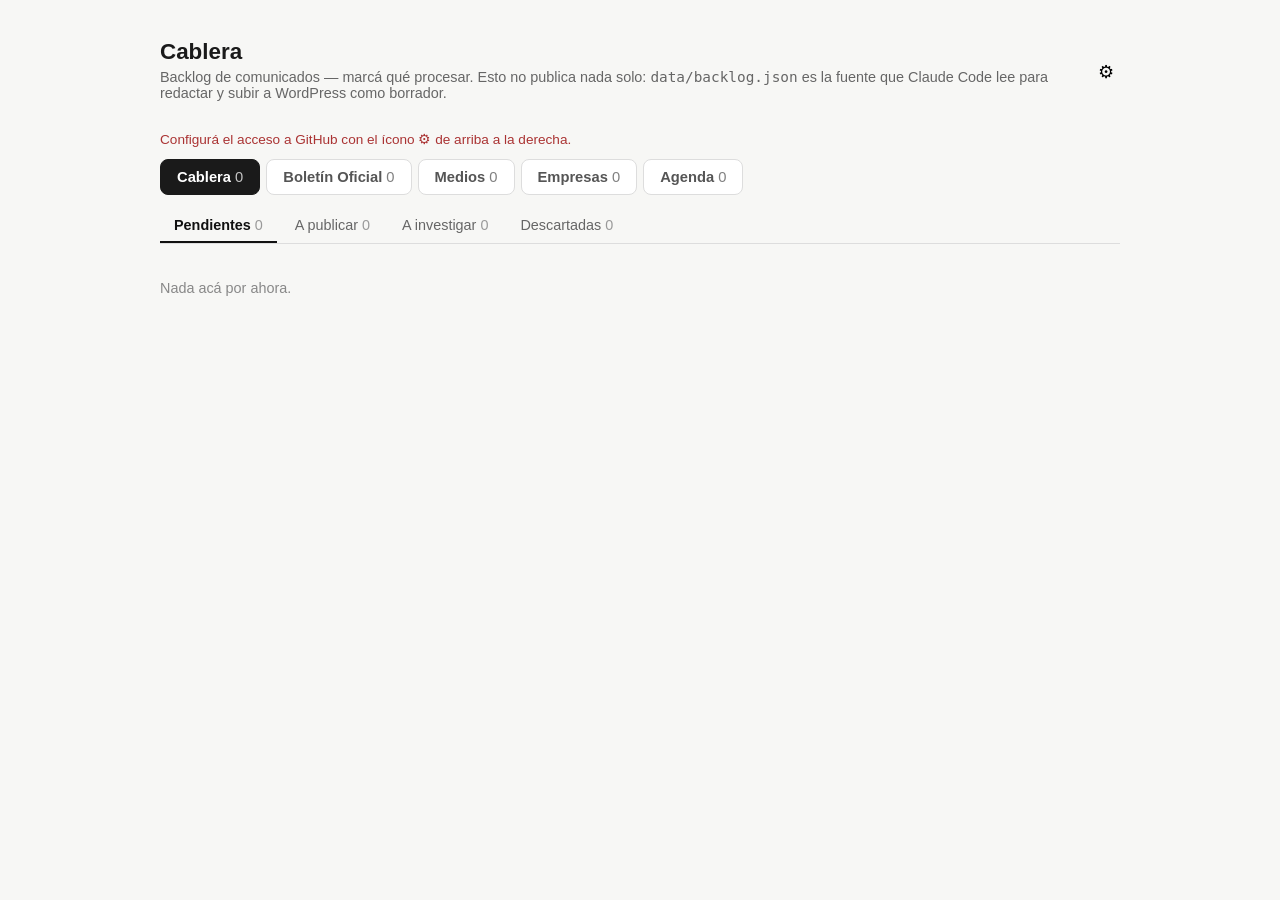
<file: admin/index.html>
<!doctype html>
<html lang="es">
<head>
<meta charset="utf-8">
<meta name="viewport" content="width=device-width, initial-scale=1">
<meta name="robots" content="noindex, nofollow">
<title>Cablera — panel de curación</title>
<style>
  :root { color-scheme: light; }
  body { font-family: -apple-system, Segoe UI, Roboto, sans-serif; max-width: 960px; margin: 0 auto; padding: 24px; background: #f7f7f5; color: #1a1a1a; }
  h1 { font-size: 1.4rem; margin-bottom: 4px; }
  .sub { color: #666; margin-bottom: 20px; font-size: .9rem; }
  .tabs { display: flex; gap: 4px; margin-bottom: 16px; border-bottom: 1px solid #ddd; }
  .tab { padding: 8px 14px; cursor: pointer; border: none; background: none; font-size: .9rem; color: #666; border-bottom: 2px solid transparent; }
  .tab.active { color: #111; border-bottom-color: #111; font-weight: 600; }
  .tab .count { color: #999; font-weight: 400; }
  .macro-tabs { display: flex; gap: 6px; margin-bottom: 14px; }
  .macro-tab { padding: 9px 16px; cursor: pointer; border: 1px solid #ddd; border-radius: 8px; background: #fff; font-size: .92rem; font-weight: 600; color: #555; }
  .macro-tab.active { background: #1a1a1a; color: #fff; border-color: #1a1a1a; }
  .macro-tab .count { font-weight: 400; opacity: .75; }
  .item { background: #fff; border: 1px solid #e3e3e0; border-radius: 8px; padding: 14px 16px; margin-bottom: 10px; }
  .item h3 { margin: 0 0 4px; font-size: 1rem; }
  .meta { font-size: .8rem; color: #777; margin-bottom: 8px; }
  .meta a { color: #4a4a9e; }
  .texto { font-size: .85rem; color: #333; white-space: pre-wrap; max-height: 4.5em; overflow: hidden; margin-bottom: 8px; }
  .texto.expanded { max-height: none; }
  .toggle-texto { font-size: .78rem; color: #4a4a9e; cursor: pointer; background: none; border: none; padding: 0; margin-bottom: 8px; display: inline-block; }
  .actions { display: flex; gap: 8px; }
  button.action { font-size: .82rem; padding: 6px 12px; border-radius: 6px; border: 1px solid #ccc; background: #fafafa; cursor: pointer; }
  button.publicar { border-color: #2f7d3c; color: #2f7d3c; }
  button.descartar { border-color: #a33; color: #a33; }
  button.reabrir { border-color: #555; color: #555; }
  button.investigar { border-color: #6a4fb3; color: #6a4fb3; }
  button.agenda { border-color: #b8860b; color: #b8860b; }
  .badge.agenda-badge { background: #fdf1d6; color: #96700a; }
  .badge.wp-badge { background: #e3f0e5; color: #2f7d3c; }
  .badge.sinfecha { background: #eee; color: #888; }
  .empty { color: #888; font-size: .9rem; padding: 20px 0; }
  .top-bar { display: flex; justify-content: space-between; align-items: center; margin-bottom: 10px; }
  .gear { cursor: pointer; font-size: 1.1rem; background: none; border: none; }
  dialog { border-radius: 10px; border: 1px solid #ddd; padding: 20px; width: 380px; max-width: 90vw; }
  dialog label { display: block; font-size: .82rem; margin: 10px 0 4px; color: #444; }
  dialog input { width: 100%; padding: 6px 8px; box-sizing: border-box; border: 1px solid #ccc; border-radius: 5px; }
  dialog .row { display: flex; gap: 10px; justify-content: flex-end; margin-top: 16px; }
  .badge { display: inline-block; font-size: .72rem; padding: 1px 7px; border-radius: 10px; background: #eee; color: #555; margin-left: 6px; }
  .badge.prioridad-alta { background: #fde3e3; color: #a33; }
  .badge.prioridad-media { background: #eee; color: #666; }
  .badge.prioridad-baja { background: #eee; color: #999; }
  .status-msg { font-size: .85rem; margin-bottom: 12px; }
  .status-msg.error { color: #a33; }
  .status-msg.ok { color: #2f7d3c; }
</style>
</head>
<body>

<div class="top-bar">
  <div>
    <h1>Cablera</h1>
    <div class="sub">Backlog de comunicados — marcá qué procesar. Esto no publica nada solo: <code>data/backlog.json</code> es la fuente que Claude Code lee para redactar y subir a WordPress como borrador.</div>
  </div>
  <button class="gear" id="btnConfig" title="Configuración de GitHub">⚙</button>
</div>

<div id="statusMsg"></div>

<div class="macro-tabs" id="macroTabs"></div>
<div class="tabs" id="tabs"></div>
<div id="list"></div>

<dialog id="configDialog">
  <h3 style="margin-top:0">Configuración de GitHub</h3>
  <label>Owner / usuario</label>
  <input id="cfgOwner" placeholder="FUranga">
  <label>Repositorio</label>
  <input id="cfgRepo" placeholder="noticias-er">
  <label>Rama</label>
  <input id="cfgBranch" placeholder="main">
  <label>Ruta al archivo</label>
  <input id="cfgPath" placeholder="data/backlog.json">
  <label>Personal Access Token (fine-grained, scope Contents: Read and write, solo sobre este repo)</label>
  <input id="cfgToken" type="password" placeholder="github_pat_...">
  <div class="row">
    <button class="action" id="cfgCancel">Cancelar</button>
    <button class="action publicar" id="cfgSave">Guardar</button>
  </div>
</dialog>

<dialog id="agendaDialog">
  <h3 style="margin-top:0" id="agendaDialogTitulo">Agregar a la agenda</h3>
  <label>Evento</label>
  <input id="agEvento" placeholder="Qué va a pasar">
  <label>Fecha (opcional, AAAA-MM-DD — dejalo vacío si es "próxima sesión" sin fecha exacta)</label>
  <input id="agFecha" placeholder="2026-09-09">
  <label>Fuente</label>
  <input id="agFuente" placeholder="Organismo que lo informó">
  <label>Tipo</label>
  <select id="agTipo" style="width:100%;padding:6px 8px;box-sizing:border-box;border:1px solid #ccc;border-radius:5px;">
    <option value="evento">evento</option>
    <option value="sesión legislativa">sesión legislativa</option>
    <option value="trámite en comisión">trámite en comisión</option>
    <option value="plazo">plazo</option>
  </select>
  <label>Detalle (opcional)</label>
  <input id="agDetalle" placeholder="Contexto breve">
  <div class="row">
    <button class="action" id="agCancel">Cancelar</button>
    <button class="action publicar" id="agSave">Guardar</button>
  </div>
</dialog>

<script>
// Macro-pestañas: cambian TODA la vista, no solo un filtro adicional. Cada
// fuente con volumen y tratamiento propio (ver docs/boletin-oficial-proceso.md)
// tiene la suya -- un ítem del Boletín NO aparece en "Cablera" (evita el
// mismo problema de volumen que ya resolvimos con el filtro mecánico:
// mezclarlo todo de nuevo en un solo listado). Para sumar una fuente nueva
// con este tratamiento, agregarla acá. "agenda" no es una fuente de la
// cablera -- es su propia vista sobre data/agenda.json, ver renderAgenda().
const MACROS = [
  { key: 'general', label: 'Cablera' },
  { key: 'boletin', label: 'Boletín Oficial', fuente: 'Boletín Oficial de Entre Ríos' },
  // "Medios" filtra por prefijo de id (todos los items que carga
  // pipeline/monitorear_medios.py llevan "medios-"), no por un único
  // "fuente" como el Boletín -- acá hay muchos medios distintos, no uno.
  { key: 'medios', label: 'Medios', idPrefix: 'medios-', estadosMedios: true },
  // "Empresas" son comunicados propios de camaras/empresas (pipeline/
  // monitorear_empresas.py, prefijo "empresa-") -- a diferencia de
  // "Medios", esto SÍ es material propio de la fuente (como un comunicado
  // de gobierno), así que usa los ESTADOS normales (sin estadosMedios).
  // Volumen alto esperado (70+ fuentes) -- separada para no inundar
  // "Cablera" general.
  { key: 'empresas', label: 'Empresas', idPrefix: 'empresa-' },
  { key: 'agenda', label: 'Agenda', esAgenda: true },
];

// 4 estados reales para toda la cablera (2026-09-07: antes el Boletín tenía
// "a_investigar" y el resto no -- unificado porque un ítem de cualquier
// fuente puede necesitar más de un día de reporteo, no es exclusivo del
// Boletín). No hay estado "procesado": cuando un item ya tiene un borrador
// subido a WordPress, se marca con un check visual (wp_edit_url presente)
// sin sacarlo de su estado editorial.
const ESTADOS = [
  { key: 'pendiente', label: 'Pendientes' },
  { key: 'a_publicar', label: 'A publicar' },
  { key: 'a_investigar', label: 'A investigar' },
  { key: 'descartado', label: 'Descartadas' },
];

// Estados propios de "Medios" -- un ítem que viene de otro medio no se
// "reescribe" como un comunicado (ver docs/estilo-editorial.md, sección
// "Medios y empresas como fuente"): la mayoría de las veces el destino
// correcto es "Referir" (atribuir y linkear -- redes/newsletter/portada
// como referido), no "A publicar" (que sigue existiendo para el caso raro
// de una primicia grande que se decide trabajar yendo con el que la rompió
// primero, ver conversación de diseño 2026-09-07).
const ESTADOS_MEDIOS = [
  { key: 'pendiente', label: 'Pendientes' },
  { key: 'a_publicar', label: 'A publicar' },
  { key: 'referido', label: 'Referidos' },
  { key: 'a_investigar', label: 'A investigar' },
  { key: 'descartado', label: 'Descartadas' },
];

// Estados propios de un ítem de agenda (ver docs/agenda.md) -- distintos de
// los de la cablera, no confundir. "vencido_sin_seguimiento" era un estado
// MANUAL (había que acordarse de tocar un botón) -- reemplazado 2026-09-07
// por "descartado" (decisión editorial explícita de dejar de seguirlo) más
// una marca automática de "vencida" sobre cualquier ítem "pendiente" cuya
// fecha ya pasó (ver esVencida()) -- no hace falta declarar nada a mano
// para que se vea que algo quedó atrás.
//
// "Próximas 2 semanas" NO es un cuarto estado -- va aparte, como un toggle
// de vista sobre la lista de "A cubrir" (ver mostrarCalendario más abajo),
// no como una pestaña más en esta fila. Mezclarlo con los estados hacía
// pensar que era una categoría excluyente más, cuando en realidad es otro
// eje (cómo se agrupa lo pendiente, no en qué estado está).
const ESTADOS_AGENDA = [
  { key: 'pendiente', label: 'A cubrir' },
  { key: 'cubierto', label: 'Cubiertos' },
  { key: 'descartado', label: 'Descartados' },
];

const PRIORIDAD_ORDEN = { alta: 3, media: 2, baja: 1 };

const AGENDA_PATH = 'data/agenda.json';

let activeMacro = 'general';
let activeEstado = 'pendiente';
let activeAgendaEstado = 'pendiente';
// Toggle de vista sobre "A cubrir" -- no es un estado, ver comentario en
// ESTADOS_AGENDA. Solo tiene efecto cuando activeAgendaEstado === 'pendiente'.
let mostrarCalendario = true;

// Helpers de fecha para la agenda -- mediodía UTC al parsear para que
// formatear con toLocaleDateString no corra un día para atrás en husos
// horarios negativos (Argentina, UTC-3).
function hoyISO() {
  return new Date().toISOString().slice(0, 10);
}
function sumarDiasISO(dias) {
  const d = new Date();
  d.setDate(d.getDate() + dias);
  return d.toISOString().slice(0, 10);
}
function formatFechaLarga(fechaISO) {
  const d = new Date(fechaISO + 'T12:00:00');
  const s = d.toLocaleDateString('es-AR', { weekday: 'long', day: 'numeric', month: 'long' });
  return s.charAt(0).toUpperCase() + s.slice(1);
}
function esVencida(a) {
  return a.estado === 'pendiente' && !!a.fecha && a.fecha < hoyISO();
}

// "Medios > Pendientes" ya no tiene un recorte propio en el panel (probado
// y descartado, Francisco 2026-09-12: un corte de 24hs acá arriba de la
// expiración real de 48hs en pipeline/depurar_pendientes_medios.py generaba
// dos números distintos para "lo pendiente" -- confuso, no un mecanismo
// mas). El único cutoff real es el de ese script: como descarta solo lo que
// pasa 48hs sin revisión, "pendiente" nunca tiene más de 48hs de
// antigüedad por construcción, sin necesidad de un segundo filtro acá.
let items = [];
let fileSha = null;
let agendaItems = [];
let agendaSha = null;
let agendaIds = new Set(); // origen_id de items de la cablera que ya estan en la agenda

function cfg() {
  return {
    owner: localStorage.getItem('cablera_owner') || '',
    repo: localStorage.getItem('cablera_repo') || '',
    branch: localStorage.getItem('cablera_branch') || 'main',
    path: localStorage.getItem('cablera_path') || 'data/backlog.json',
    token: localStorage.getItem('cablera_token') || '',
  };
}

function cfgReady() {
  const c = cfg();
  return c.owner && c.repo && c.token;
}

function setStatus(msg, kind) {
  const el = document.getElementById('statusMsg');
  el.textContent = msg;
  el.className = 'status-msg' + (kind ? ' ' + kind : '');
}

async function ghGetPath(path) {
  const c = cfg();
  // cache: 'no-store' + un parametro que cambia en cada llamada: la API de
  // Contents de GitHub devuelve Cache-Control con max-age, y el navegador
  // puede servir el sha viejo desde su cache HTTP en vez de pedirlo de
  // nuevo -- eso hacia que hasta los reintentos de guardarConReintento
  // siguieran viendo el mismo sha desactualizado las 3 veces (confirmado
  // 2026-09-10, tres 409 seguidos pese al reintento). El query param
  // ademas evita que quede una entrada de cache reutilizable para la
  // proxima vez.
  const url = `https://api.github.com/repos/${c.owner}/${c.repo}/contents/${path}?ref=${encodeURIComponent(c.branch)}&_=${Date.now()}`;
  const res = await fetch(url, {
    cache: 'no-store',
    headers: { Authorization: `Bearer ${c.token}`, Accept: 'application/vnd.github+json' },
  });
  if (!res.ok) throw new Error(`GET ${res.status}: ${await res.text()}`);
  const data = await res.json();
  let b64 = data.content;
  if (!b64) {
    // La API de Contents no incluye el contenido para archivos > 1MB; hay que pedirlo via la API de blobs.
    // Este fetch si es seguro de cachear (un blob es inmutable para un sha dado), pero se lo deja igual
    // sin cache para no complicar el diagnostico si vuelve a aparecer un problema de este tipo.
    const blobUrl = `https://api.github.com/repos/${c.owner}/${c.repo}/git/blobs/${data.sha}`;
    const blobRes = await fetch(blobUrl, {
      cache: 'no-store',
      headers: { Authorization: `Bearer ${c.token}`, Accept: 'application/vnd.github+json' },
    });
    if (!blobRes.ok) throw new Error(`GET blob ${blobRes.status}: ${await blobRes.text()}`);
    b64 = (await blobRes.json()).content;
  }
  const content = decodeURIComponent(escape(atob(b64)));
  return { data: JSON.parse(content), sha: data.sha };
}

async function ghPutPath(path, sha, newContent, message) {
  const c = cfg();
  const url = `https://api.github.com/repos/${c.owner}/${c.repo}/contents/${path}`;
  const body = {
    message,
    content: btoa(unescape(encodeURIComponent(JSON.stringify(newContent, null, 2) + '\n'))),
    sha,
    branch: c.branch,
  };
  const res = await fetch(url, {
    method: 'PUT',
    headers: { Authorization: `Bearer ${c.token}`, Accept: 'application/vnd.github+json' },
    body: JSON.stringify(body),
  });
  if (!res.ok) throw new Error(`PUT ${res.status}: ${await res.text()}`);
  const data = await res.json();
  return data.content.sha;
}

async function ghGet() {
  const c = cfg();
  const { data, sha } = await ghGetPath(c.path);
  fileSha = sha;
  return data;
}

// Serializa los guardados: si se dispara un segundo guardado mientras el
// anterior todavia esta en vuelo (ej. clickear "descartar" en varios items
// seguidos sin esperar, o tener el panel abierto en dos pestañas a la vez),
// sin esto los dos piden el archivo casi al mismo tiempo, agarran el mismo
// sha, y el segundo PUT siempre da 409 aunque cada uno relea antes de
// escribir. Web Locks API (`navigator.locks`) sirve la cola entre pestañas
// del mismo navegador, no solo dentro de una -- confirmado 2026-09-10 que
// el caso real que seguia fallando era justamente el panel abierto en mas
// de una pestaña. Si el navegador no soporta Web Locks (muy viejo), cae a
// una cola en memoria que al menos sirve dentro de la misma pestaña.
let colaDeGuardadoFallback = Promise.resolve();
function encolarGuardado(tarea) {
  if (navigator.locks && navigator.locks.request) {
    return navigator.locks.request('cablera-guardado', tarea);
  }
  const resultado = colaDeGuardadoFallback.then(tarea, tarea);
  colaDeGuardadoFallback = resultado.catch(() => {});
  return resultado;
}

// Relee `path` justo antes de escribir, le aplica `mutar` a esa version
// fresca, y reintenta un par de veces si igual choca (ej. un commit
// automatico del pipeline de ingesta que entro en el instante exacto entre
// el GET y el PUT). Devuelve el contenido final ya guardado.
async function guardarConReintento(path, mutar, mensaje, intentos = 3) {
  return encolarGuardado(async () => {
    let ultimoError;
    for (let intento = 0; intento < intentos; intento++) {
      const { data: fresh, sha } = await ghGetPath(path);
      mutar(fresh);
      try {
        await ghPutPath(path, sha, fresh, mensaje);
        return fresh;
      } catch (e) {
        ultimoError = e;
        if (!/PUT 409/.test(e.message)) throw e;
      }
    }
    throw ultimoError;
  });
}

async function loadAgenda() {
  try {
    const { data, sha } = await ghGetPath(AGENDA_PATH);
    agendaItems = data;
    agendaSha = sha;
    agendaIds = new Set(data.map(a => a.origen_id).filter(Boolean));
  } catch (e) {
    // best-effort: si data/agenda.json todavia no existe o falla, seguimos sin badges
    agendaItems = [];
    agendaSha = null;
    agendaIds = new Set();
  }
}

async function load() {
  if (!cfgReady()) {
    setStatus('Configurá el acceso a GitHub con el ícono ⚙ de arriba a la derecha.', 'error');
    render();
    return;
  }
  try {
    setStatus('Cargando...');
    items = await ghGet();
    await loadAgenda();
    setStatus('');
  } catch (e) {
    setStatus('Error cargando el backlog: ' + e.message, 'error');
  }
  render();
}

async function setEstado(id, estado, extra) {
  const it = items.find(i => i.id === id);
  if (!it) return;
  const prev = it.estado;
  it.estado = estado;
  if (extra) Object.assign(it, extra);
  render();
  try {
    setStatus('Guardando...');
    items = await guardarConReintento(cfg().path, (fresh) => {
      const freshIt = fresh.find(i => i.id === id);
      if (freshIt) {
        freshIt.estado = estado;
        if (extra) Object.assign(freshIt, extra);
      }
    }, `Cablera: ${id} → ${estado}`);
    setStatus('Guardado.', 'ok');
    render();
  } catch (e) {
    it.estado = prev;
    setStatus('Error guardando: ' + e.message, 'error');
    render();
  }
}

function descartarConMotivo(id) {
  const motivo = prompt('¿Por qué lo descartás? (opcional, pero ayuda a que la skill de noticiabilidad aprenda el criterio — dejalo vacío si no querés anotar nada)');
  setEstado(id, 'descartado', { motivo_descarte: motivo ? motivo.trim() : null });
}

function itemsEnMacro(macroKey) {
  const macro = MACROS.find(m => m.key === macroKey);
  if (macro.fuente) return items.filter(i => (i.fuente || '') === macro.fuente);
  if (macro.idPrefix) return items.filter(i => (i.id || '').startsWith(macro.idPrefix));
  // "general": todo lo que NO pertenece a ninguna fuente/prefijo con macro propia.
  const fuentesConMacroPropia = MACROS.filter(m => m.fuente).map(m => m.fuente);
  const prefijosConMacroPropia = MACROS.filter(m => m.idPrefix).map(m => m.idPrefix);
  return items.filter(i =>
    !fuentesConMacroPropia.includes(i.fuente || '') &&
    !prefijosConMacroPropia.some(p => (i.id || '').startsWith(p))
  );
}

function renderMacroTabs() {
  const el = document.getElementById('macroTabs');
  el.innerHTML = '';
  MACROS.forEach(m => {
    const count = m.esAgenda
      ? agendaItems.filter(a => a.estado === 'pendiente').length
      : itemsEnMacro(m.key).filter(i => i.estado === 'pendiente').length;
    const btn = document.createElement('button');
    btn.className = 'macro-tab' + (activeMacro === m.key ? ' active' : '');
    btn.innerHTML = `${m.label} <span class="count">${count}</span>`;
    btn.onclick = () => { activeMacro = m.key; activeEstado = 'pendiente'; render(); };
    el.appendChild(btn);
  });
}

function renderTabs() {
  const tabsEl = document.getElementById('tabs');
  tabsEl.innerHTML = '';
  const macro = MACROS.find(m => m.key === activeMacro);
  if (macro.esAgenda) {
    ESTADOS_AGENDA.forEach(e => {
      const count = agendaItems.filter(a => a.estado === e.key).length;
      const btn = document.createElement('button');
      btn.className = 'tab' + (activeAgendaEstado === e.key ? ' active' : '');
      btn.innerHTML = `${e.label} <span class="count">${count}</span>`;
      btn.onclick = () => { activeAgendaEstado = e.key; render(); };
      tabsEl.appendChild(btn);
    });
    return;
  }
  const enMacro = itemsEnMacro(activeMacro);
  const estados = macro.estadosMedios ? ESTADOS_MEDIOS : ESTADOS;
  estados.forEach(e => {
    const count = enMacro.filter(i => i.estado === e.key).length;
    const btn = document.createElement('button');
    btn.className = 'tab' + (activeEstado === e.key ? ' active' : '');
    btn.innerHTML = `${e.label} <span class="count">${count}</span>`;
    btn.onclick = () => { activeEstado = e.key; render(); };
    tabsEl.appendChild(btn);
  });
}

// "Referir" solo tiene sentido para items que vienen de otro medio (ver
// docs/estilo-editorial.md, "Medios y empresas como fuente") -- se detecta
// por el prefijo de id que usa pipeline/monitorear_medios.py, no por la
// pestaña activa (un item de Medios se puede ver desde otro lugar también).
function esDeMedios(it) {
  return (it.id || '').startsWith('medios-');
}

function referirConNota(id) {
  const nota = prompt('¿Por qué vale la pena referirlo? (opcional, para tener a mano al armar redes/newsletter/portada)');
  setEstado(id, 'referido', { nota_referido: nota ? nota.trim() : null });
}

function itemActions(it) {
  const wrap = document.createElement('div');
  wrap.className = 'actions';
  const deMedios = esDeMedios(it);
  if (it.estado === 'pendiente') {
    wrap.appendChild(mkBtn('Marcar para publicar', 'publicar', () => setEstado(it.id, 'a_publicar')));
    if (deMedios) wrap.appendChild(mkBtn('Referir', 'agenda', () => referirConNota(it.id)));
    wrap.appendChild(mkBtn('Marcar para investigar', 'investigar', () => setEstado(it.id, 'a_investigar')));
    wrap.appendChild(mkBtn('Descartar', 'descartar', () => descartarConMotivo(it.id)));
  } else if (it.estado === 'a_publicar') {
    wrap.appendChild(mkBtn('Volver a pendiente', 'reabrir', () => setEstado(it.id, 'pendiente')));
    if (deMedios) wrap.appendChild(mkBtn('Referir', 'agenda', () => referirConNota(it.id)));
    wrap.appendChild(mkBtn('Pasar a investigar', 'investigar', () => setEstado(it.id, 'a_investigar')));
    wrap.appendChild(mkBtn('Descartar', 'descartar', () => descartarConMotivo(it.id)));
  } else if (it.estado === 'a_investigar') {
    wrap.appendChild(mkBtn('Marcar para publicar', 'publicar', () => setEstado(it.id, 'a_publicar')));
    if (deMedios) wrap.appendChild(mkBtn('Referir', 'agenda', () => referirConNota(it.id)));
    wrap.appendChild(mkBtn('Volver a pendiente', 'reabrir', () => setEstado(it.id, 'pendiente')));
    wrap.appendChild(mkBtn('Descartar', 'descartar', () => descartarConMotivo(it.id)));
  } else if (it.estado === 'referido') {
    wrap.appendChild(mkBtn('Volver a pendiente', 'reabrir', () => setEstado(it.id, 'pendiente')));
    if (it.nota_referido) {
      const nota = document.createElement('span');
      nota.style.cssText = 'font-size:.82rem;color:#777;align-self:center;';
      nota.textContent = it.nota_referido;
      wrap.appendChild(nota);
    }
  } else if (it.estado === 'descartado') {
    wrap.appendChild(mkBtn('Reabrir', 'reabrir', () => setEstado(it.id, 'pendiente')));
  }
  // El check de "ya tiene borrador en WordPress" es independiente del estado
  // editorial (no lo cambia, no lo mueve de pestaña) -- ver
  // docs/boletin-oficial-proceso.md.
  if (it.wp_edit_url) {
    const a = document.createElement('a');
    a.href = it.wp_edit_url; a.target = '_blank'; a.textContent = 'Ver borrador en WordPress →';
    a.style.fontSize = '.82rem';
    wrap.appendChild(a);
  }
  // Independiente del estado de noticiabilidad: cualquier item puede tener
  // ademas un hecho futuro para la agenda (ver docs/agenda.md).
  wrap.appendChild(mkBtn(agendaIds.has(it.id) ? 'Agregar otro a agenda' : 'Agregar a agenda', 'agenda', () => abrirAgenda(it)));
  return wrap;
}

function mkBtn(label, cls, onClick) {
  const b = document.createElement('button');
  b.className = 'action ' + cls;
  b.textContent = label;
  b.onclick = onClick;
  return b;
}

function buildItemCard(it) {
  const div = document.createElement('div');
  div.className = 'item';
  const h3 = document.createElement('h3');
  h3.textContent = it.titulo || '(sin título)';
  div.appendChild(h3);

  const meta = document.createElement('div');
  meta.className = 'meta';
  meta.innerHTML = `${it.fuente || 'fuente desconocida'} · ${it.fecha || ''}` +
    (it.link ? ` · <a href="${it.link}" target="_blank">ver original</a>` : '') +
    (it.imagen_url ? ' <span class="badge">tiene imagen</span>' : '') +
    (it.prioridad ? ` <span class="badge prioridad-${it.prioridad}">prioridad ${it.prioridad}</span>` : '') +
    (agendaIds.has(it.id) ? ' <span class="badge agenda-badge">en agenda</span>' : '') +
    (it.wp_edit_url ? ' <span class="badge wp-badge">✓ en WordPress</span>' : '');
  div.appendChild(meta);

  if (it.estado === 'descartado' && it.motivo_descarte) {
    const m = document.createElement('div');
    m.className = 'meta';
    m.innerHTML = `<em>Motivo: ${it.motivo_descarte}</em>`;
    div.appendChild(m);
  }

  if (it.texto_original) {
    const p = document.createElement('div');
    p.className = 'texto';
    p.textContent = it.texto_original;
    div.appendChild(p);
    const toggle = document.createElement('button');
    toggle.className = 'toggle-texto';
    toggle.textContent = 'ver más';
    toggle.onclick = () => {
      p.classList.toggle('expanded');
      toggle.textContent = p.classList.contains('expanded') ? 'ver menos' : 'ver más';
    };
    div.appendChild(toggle);
  }

  div.appendChild(itemActions(it));
  return div;
}

function render() {
  renderMacroTabs();
  const macro = MACROS.find(m => m.key === activeMacro);
  if (macro.esAgenda) {
    renderTabs();
    renderAgendaList();
    return;
  }
  renderTabs();
  const list = document.getElementById('list');
  list.innerHTML = '';
  const filtered = itemsEnMacro(activeMacro)
    .filter(i => i.estado === activeEstado)
    .sort((a, b) => {
      // Los que ya tienen borrador en WordPress van al final -- lo accionable
      // (todavía sin subir) queda arriba.
      const doneA = a.wp_edit_url ? 1 : 0;
      const doneB = b.wp_edit_url ? 1 : 0;
      if (doneA !== doneB) return doneA - doneB;
      return (PRIORIDAD_ORDEN[b.prioridad] || 0) - (PRIORIDAD_ORDEN[a.prioridad] || 0);
    });
  if (filtered.length === 0) {
    const empty = document.createElement('div');
    empty.className = 'empty';
    empty.textContent = 'Nada acá por ahora.';
    list.appendChild(empty);
    return;
  }
  filtered.forEach(it => list.appendChild(buildItemCard(it)));
}

function renderAgendaList() {
  const list = document.getElementById('list');
  list.innerHTML = '';

  const addBar = document.createElement('div');
  addBar.style.cssText = 'margin-bottom:14px;display:flex;gap:8px;align-items:center;';
  addBar.appendChild(mkBtn('+ Agregar evento', 'publicar', () => abrirAgenda(null)));
  // Toggle de vista, solo tiene sentido mirando "A cubrir" -- ver comentario
  // en ESTADOS_AGENDA sobre por qué esto no es una pestaña más.
  if (activeAgendaEstado === 'pendiente') {
    const toggle = mkBtn(
      mostrarCalendario ? 'Ver lista completa' : 'Próximas 2 semanas',
      mostrarCalendario ? 'reabrir' : 'agenda',
      () => { mostrarCalendario = !mostrarCalendario; render(); }
    );
    addBar.appendChild(toggle);
  }
  list.appendChild(addBar);

  if (activeAgendaEstado === 'pendiente' && mostrarCalendario) {
    renderAgendaCalendario(list);
    return;
  }

  const filtered = agendaItems
    .filter(a => a.estado === activeAgendaEstado)
    .sort((a, b) => {
      if (!a.fecha && !b.fecha) return 0;
      if (!a.fecha) return 1; // sin fecha al final
      if (!b.fecha) return -1;
      return a.fecha.localeCompare(b.fecha);
    });
  if (filtered.length === 0) {
    const empty = document.createElement('div');
    empty.className = 'empty';
    empty.textContent = 'Nada acá por ahora.';
    list.appendChild(empty);
    return;
  }
  filtered.forEach(a => list.appendChild(buildAgendaCard(a)));
}

// Vista "Próximas 2 semanas": agrupa por día los pendientes con fecha
// dentro de la ventana hoy..hoy+13, saltando los días sin nada (una agenda
// vacía día por día no aporta, ver docs/agenda.md). Los pendientes sin
// fecha exacta o ya vencidos no entran acá -- siguen visibles en "A cubrir"
// con su badge correspondiente.
function renderAgendaCalendario(list) {
  const desde = hoyISO(), hasta = sumarDiasISO(13);
  const enVentana = agendaItems.filter(a => a.estado === 'pendiente' && a.fecha && a.fecha >= desde && a.fecha <= hasta);
  if (enVentana.length === 0) {
    const empty = document.createElement('div');
    empty.className = 'empty';
    empty.textContent = 'Nada agendado con fecha en los próximos 14 días.';
    list.appendChild(empty);
    return;
  }
  const porFecha = new Map();
  enVentana.forEach(a => {
    if (!porFecha.has(a.fecha)) porFecha.set(a.fecha, []);
    porFecha.get(a.fecha).push(a);
  });
  [...porFecha.keys()].sort().forEach(fecha => {
    const h = document.createElement('h3');
    h.style.cssText = 'margin:18px 0 8px;font-size:.95rem;color:#444;';
    h.textContent = formatFechaLarga(fecha) + (fecha === hoyISO() ? ' · hoy' : '');
    list.appendChild(h);
    porFecha.get(fecha).forEach(a => list.appendChild(buildAgendaCard(a, { ocultarFecha: true })));
  });
}

function buildAgendaCard(a, opts) {
  opts = opts || {};
  const div = document.createElement('div');
  div.className = 'item';
  const h3 = document.createElement('h3');
  h3.textContent = a.evento || '(sin descripción)';
  div.appendChild(h3);

  const vencida = esVencida(a);
  const meta = document.createElement('div');
  meta.className = 'meta';
  meta.innerHTML = (opts.ocultarFecha ? '' : (a.fecha ? a.fecha : '<span class="badge sinfecha">sin fecha exacta</span>')) +
    (vencida ? ' <span class="badge prioridad-alta">vencida</span>' : '') +
    (a.tipo ? ` · ${a.tipo}` : '') +
    (a.fuente ? ` · ${a.fuente}` : '') +
    (a.origen_id ? ` · <a href="#" onclick="return false;" title="${a.origen_id}">ítem de la cablera</a>` : ' · agregado a mano');
  div.appendChild(meta);

  if (a.detalle) {
    const p = document.createElement('div');
    p.className = 'texto';
    p.style.maxHeight = 'none';
    p.textContent = a.detalle;
    div.appendChild(p);
  }

  const wrap = document.createElement('div');
  wrap.className = 'actions';
  if (a.estado === 'pendiente') {
    wrap.appendChild(mkBtn('Marcar cubierto', 'publicar', () => marcarAgenda(a.id, 'cubierto')));
    wrap.appendChild(mkBtn('Descartar', 'descartar', () => marcarAgenda(a.id, 'descartado')));
  } else {
    wrap.appendChild(mkBtn('Volver a "a cubrir"', 'reabrir', () => marcarAgenda(a.id, 'pendiente')));
  }
  div.appendChild(wrap);
  return div;
}

async function marcarAgenda(id, estado) {
  const a = agendaItems.find(x => x.id === id);
  if (!a) return;
  if (estado === 'cubierto') {
    const link = prompt('¿Link o referencia de la nota que lo cubrió? (opcional)');
    if (link) a.detalle = (a.detalle ? a.detalle + ' — ' : '') + `Cubierto: ${link.trim()}`;
  } else if (estado === 'descartado') {
    const motivo = prompt('¿Por qué lo descartás? (opcional)');
    if (motivo) a.detalle = (a.detalle ? a.detalle + ' — ' : '') + `Descartado: ${motivo.trim()}`;
  }
  const prev = a.estado;
  const detallePrev = a.detalle;
  a.estado = estado;
  render();
  try {
    setStatus('Guardando...');
    agendaItems = await guardarConReintento(AGENDA_PATH, (fresh) => {
      const freshA = fresh.find(x => x.id === id);
      if (freshA) {
        freshA.estado = estado;
        freshA.detalle = a.detalle;
      }
    }, `Agenda: ${id} → ${estado}`);
    setStatus('Guardado.', 'ok');
    render();
  } catch (e) {
    a.estado = prev;
    a.detalle = detallePrev;
    setStatus('Error guardando: ' + e.message, 'error');
    render();
  }
}

document.getElementById('btnConfig').onclick = () => {
  const c = cfg();
  document.getElementById('cfgOwner').value = c.owner;
  document.getElementById('cfgRepo').value = c.repo;
  document.getElementById('cfgBranch').value = c.branch;
  document.getElementById('cfgPath').value = c.path;
  document.getElementById('cfgToken').value = c.token;
  document.getElementById('configDialog').showModal();
};
let agendaTargetItem = null; // item de la cablera de origen, o null si es alta manual

function abrirAgenda(it) {
  agendaTargetItem = it;
  document.getElementById('agendaDialogTitulo').textContent = it ? 'Agregar a la agenda' : 'Agregar evento a la agenda';
  document.getElementById('agEvento').value = it ? (it.titulo || '') : '';
  document.getElementById('agFecha').value = '';
  document.getElementById('agFuente').value = it ? (it.fuente || '') : '';
  document.getElementById('agTipo').value = 'evento';
  document.getElementById('agDetalle').value = '';
  document.getElementById('agendaDialog').showModal();
}

document.getElementById('agCancel').onclick = () => document.getElementById('agendaDialog').close();
document.getElementById('agSave').onclick = async () => {
  const it = agendaTargetItem; // puede ser null (alta manual desde la pestaña Agenda)
  const evento = document.getElementById('agEvento').value.trim();
  if (!evento) { alert('Falta describir el evento.'); return; }
  const fecha = document.getElementById('agFecha').value.trim() || null;
  const fuente = document.getElementById('agFuente').value.trim();
  const tipo = document.getElementById('agTipo').value;
  const detalle = document.getElementById('agDetalle').value.trim() || null;
  document.getElementById('agendaDialog').close();
  const nuevo = {
    id: `${it ? it.id : 'manual'}-agenda-${Date.now()}`,
    fecha,
    evento,
    tipo,
    fuente,
    origen_id: it ? it.id : null,
    detalle,
    agregado_el: new Date().toISOString(),
    estado: 'pendiente',
  };
  try {
    setStatus('Guardando en la agenda...');
    agendaItems = await guardarConReintento(
      AGENDA_PATH,
      (fresh) => fresh.push(nuevo),
      `Agenda: agregar "${evento}"` + (it ? ` (desde ${it.id})` : ' (manual)')
    );
    if (it) agendaIds.add(it.id);
    setStatus('Agregado a la agenda.', 'ok');
    render();
  } catch (e) {
    setStatus('Error guardando en la agenda: ' + e.message, 'error');
  }
};

document.getElementById('cfgCancel').onclick = () => document.getElementById('configDialog').close();
document.getElementById('cfgSave').onclick = () => {
  localStorage.setItem('cablera_owner', document.getElementById('cfgOwner').value.trim());
  localStorage.setItem('cablera_repo', document.getElementById('cfgRepo').value.trim());
  localStorage.setItem('cablera_branch', document.getElementById('cfgBranch').value.trim() || 'main');
  localStorage.setItem('cablera_path', document.getElementById('cfgPath').value.trim() || 'data/backlog.json');
  localStorage.setItem('cablera_token', document.getElementById('cfgToken').value.trim());
  document.getElementById('configDialog').close();
  load();
};

load();
</script>
</body>
</html>
</file>
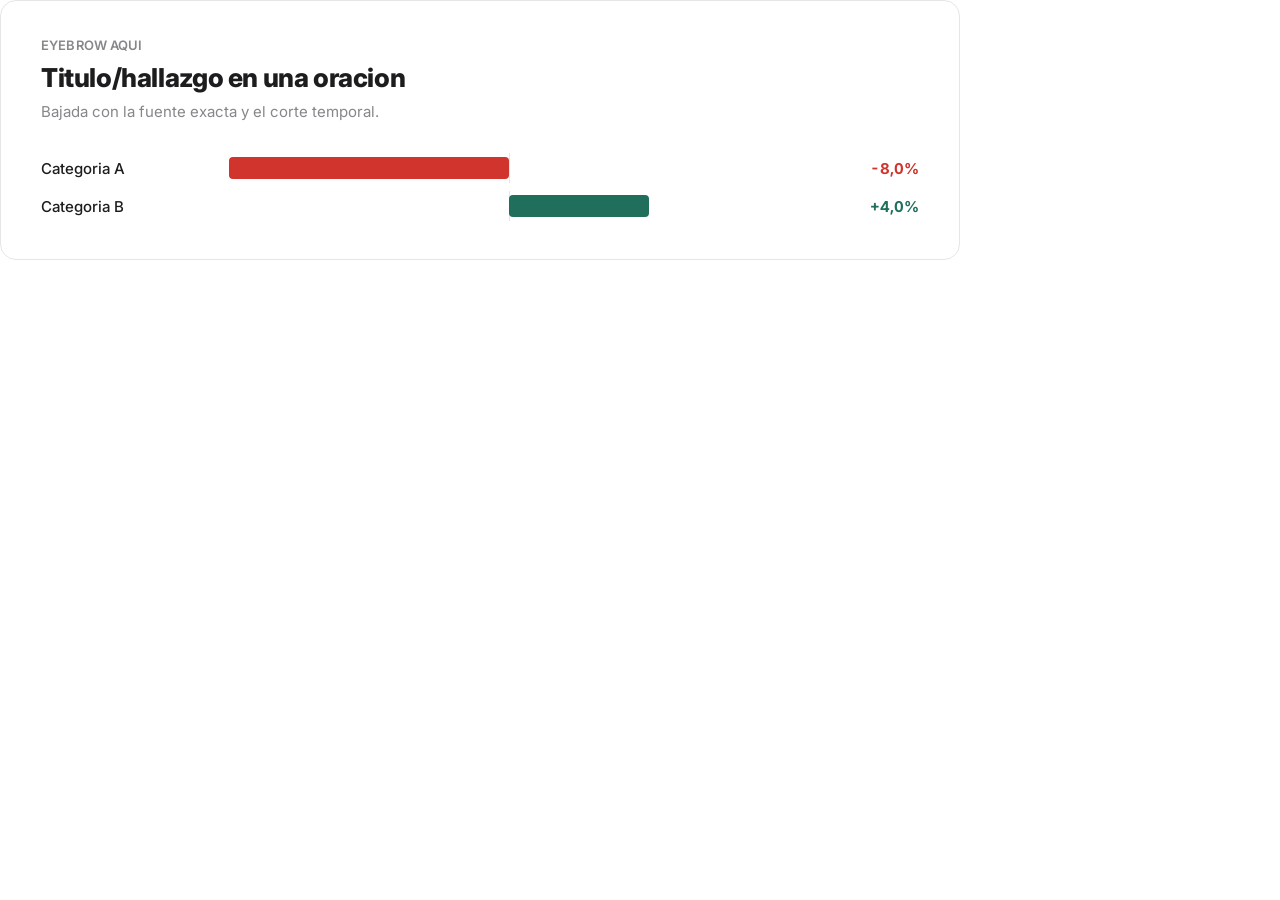
<file: skills/graficar-datos/plantillas/barras-divergentes.html>
<!-- Plantilla: barras divergentes desde un cero central, con hover, para
     variacion por categoria (ej. rubros, departamentos, sectores).
     Ver skills/graficar-datos/SKILL.md para el proceso completo.
     Reemplazar: eyebrow, headline, dek, y el array DATA (n=nombre,
     d=delta absoluto, pct=variacion %, base=valor de partida, para
     que el tooltip pueda mostrar base -> base+d ademas del %). -->
<!doctype html>
<html lang="es">
<head>
<meta charset="utf-8">
<link rel="preconnect" href="https://fonts.googleapis.com">
<link rel="preconnect" href="https://fonts.gstatic.com" crossorigin>
<link href="https://fonts.googleapis.com/css2?family=Inter:wght@400;500;600;700;800&display=swap" rel="stylesheet">
<style>
  :root{--bg:#ffffff;--panel:#ffffff;--ink:#1d1d1f;--muted:#86868b;--hair:#e6e6e8;
        --loss:#d0342c;--gain:#1f6f5c;--neutral:#eef0f0;}
  *{box-sizing:border-box;margin:0;padding:0;}
  body{background:var(--bg);font-family:"Inter",-apple-system,BlinkMacSystemFont,"SF Pro Text",system-ui,sans-serif;}
  .card{width:960px;background:var(--panel);border:1px solid var(--hair);border-radius:16px;padding:36px 40px 34px;}
  .eyebrow{font-size:13px;font-weight:600;color:var(--muted);letter-spacing:.01em;margin-bottom:10px;}
  .headline{font-size:26px;font-weight:800;color:var(--ink);letter-spacing:-.015em;line-height:1.15;margin-bottom:8px;}
  .dek{font-size:15px;color:var(--muted);line-height:1.5;max-width:640px;margin-bottom:26px;}
  .row{display:grid;grid-template-columns:150px 1fr 92px;align-items:center;gap:14px;height:38px;border-radius:8px;
       transition:background .1s ease;}
  .row.hover{background:var(--neutral);}
  .name{font-size:15px;color:var(--ink);font-weight:500;}
  .track{position:relative;height:22px;}
  .zero{position:absolute;left:50%;top:-4px;bottom:-4px;width:1px;background:var(--hair);}
  .fill{position:absolute;top:0;height:100%;border-radius:4px;}
  .fill.loss{background:var(--loss);}
  .fill.gain{background:var(--gain);}
  .val{font-size:15px;font-weight:700;text-align:right;font-variant-numeric:tabular-nums;}
  .val.loss{color:var(--loss);}
  .val.gain{color:var(--gain);}
  .tip{position:fixed;pointer-events:none;background:var(--ink);color:#fff;border-radius:7px;
       padding:7px 10px;font-size:12.5px;line-height:1.45;opacity:0;transform:translate(-50%,calc(-100% - 10px));
       transition:opacity .08s ease;white-space:nowrap;box-shadow:0 6px 16px rgba(0,0,0,.18);z-index:5;}
  .tip b{font-variant-numeric:tabular-nums;}
</style>
</head>
<body>
<div class="card">
  <div class="eyebrow">EYEBROW AQUI</div>
  <div class="headline">Titulo/hallazgo en una oracion</div>
  <div class="dek">Bajada con la fuente exacta y el corte temporal.</div>
  <div id="rows"></div>
</div>
<div class="tip" id="tip"></div>
<script>
var DATA = [
  {n:"Categoria A", d:-10, pct:-8.0, base:125},
  {n:"Categoria B", d:5,   pct:4.0,  base:125}
];
var maxAbs = Math.max.apply(null, DATA.map(function(x){return Math.abs(x.pct);}));
var rows = document.getElementById("rows");
var tip = document.getElementById("tip");
DATA.forEach(function(x){
  var row = document.createElement("div"); row.className="row";
  var name = document.createElement("div"); name.className="name"; name.textContent = x.n;
  var track = document.createElement("div"); track.className="track";
  var zero = document.createElement("div"); zero.className="zero";
  var fill = document.createElement("div"); fill.className = "fill " + (x.pct<0?"loss":"gain");
  var w = (Math.abs(x.pct)/maxAbs) * 46;
  if(x.pct<0){ fill.style.right="50%"; fill.style.width=w+"%"; }
  else { fill.style.left="50%"; fill.style.width=w+"%"; }
  track.appendChild(zero); track.appendChild(fill);
  var val = document.createElement("div"); val.className="val " + (x.pct<0?"loss":"gain");
  val.textContent = (x.pct>0?"+":"") + x.pct.toFixed(1).replace(".",",") + "%"; // coma, no punto (es-AR)
  row.appendChild(name); row.appendChild(track); row.appendChild(val);
  rows.appendChild(row);

  row.addEventListener("mouseenter",function(){ row.classList.add("hover"); });
  row.addEventListener("mouseleave",function(){ row.classList.remove("hover"); tip.style.opacity=0; });
  row.addEventListener("mousemove",function(e){
    var ult = x.base + x.d;
    tip.innerHTML = x.n+"<br><b>"+(x.d>0?"+":"")+x.d.toLocaleString("es-AR")+"</b> ("+x.base.toLocaleString("es-AR")+" → "+ult.toLocaleString("es-AR")+")";
    tip.style.left = e.clientX+"px";
    tip.style.top = e.clientY+"px";
    tip.style.opacity = 1;
  });
});
</script>
</body>
</html>
</file>
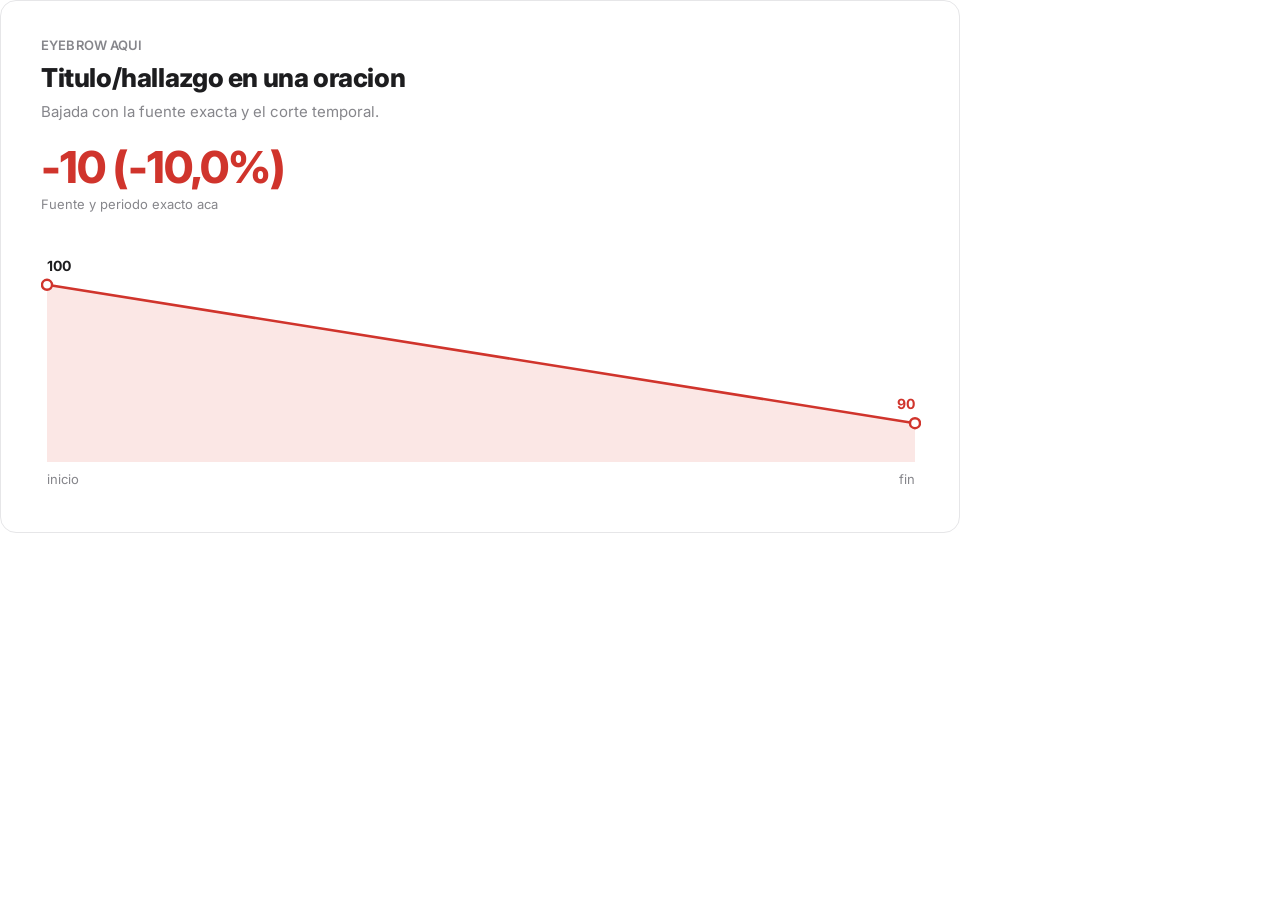
<file: skills/graficar-datos/plantillas/linea-con-area.html>
<!-- Plantilla: linea con area y hover, para una serie en el tiempo.
     Ver skills/graficar-datos/SKILL.md para el proceso completo.
     Reemplazar: eyebrow, headline, dek, el array SERIE (t=label del eje X,
     v=valor, t2=label largo para el tooltip), y el color (--loss/--gain
     segun si la serie sube o baja entre el primer y el ultimo punto). -->
<!doctype html>
<html lang="es">
<head>
<meta charset="utf-8">
<link rel="preconnect" href="https://fonts.googleapis.com">
<link rel="preconnect" href="https://fonts.gstatic.com" crossorigin>
<link href="https://fonts.googleapis.com/css2?family=Inter:wght@400;500;600;700;800&display=swap" rel="stylesheet">
<style>
  :root{--bg:#ffffff;--panel:#ffffff;--ink:#1d1d1f;--muted:#86868b;--hair:#e6e6e8;
        --loss:#d0342c;--loss-soft:#fbe7e5;--gain:#1f6f5c;--gain-soft:#e3f0ec;--accent:#0071e3;}
  *{box-sizing:border-box;margin:0;padding:0;}
  body{background:var(--bg);font-family:"Inter",-apple-system,BlinkMacSystemFont,"SF Pro Text",system-ui,sans-serif;}
  .card{width:960px;background:var(--panel);border:1px solid var(--hair);border-radius:16px;padding:36px 40px 32px;}
  .eyebrow{font-size:13px;font-weight:600;color:var(--muted);letter-spacing:.01em;margin-bottom:10px;}
  .headline{font-size:26px;font-weight:800;color:var(--ink);letter-spacing:-.015em;line-height:1.15;margin-bottom:8px;}
  .dek{font-size:15px;color:var(--muted);line-height:1.5;max-width:640px;margin-bottom:22px;}
  .big{font-size:44px;font-weight:800;letter-spacing:-.02em;line-height:1;}
  .sub{font-size:13px;color:var(--muted);margin-top:7px;}
  .chartwrap{margin-top:24px;position:relative;}
  .tip{position:absolute;pointer-events:none;background:var(--ink);color:#fff;border-radius:7px;
       padding:7px 10px;font-size:12.5px;line-height:1.45;opacity:0;transform:translate(-50%,calc(-100% - 10px));
       transition:opacity .08s ease;white-space:nowrap;box-shadow:0 6px 16px rgba(0,0,0,.18);}
  .tip b{font-variant-numeric:tabular-nums;}
</style>
</head>
<body>
<div class="card">
  <div class="eyebrow">EYEBROW AQUI</div>
  <div class="headline">Titulo/hallazgo en una oracion</div>
  <div class="dek">Bajada con la fuente exacta y el corte temporal.</div>
  <div class="big" id="big">—</div>
  <div class="sub" id="sub"></div>
  <div class="chartwrap">
    <svg id="svg" width="880" height="260"></svg>
    <div class="tip" id="tip"></div>
  </div>
</div>
<script>
// t = label corto (eje X), v = valor, t2 = label largo (tooltip)
var SERIE = [
  {t:"inicio", v:100, t2:"Periodo inicial"},
  {t:"fin",    v:90,  t2:"Periodo final"}
];
var BAJA = SERIE[SERIE.length-1].v < SERIE[0].v; // define color por direccion, nunca a mano
var COLOR = BAJA ? "var(--loss)" : "var(--gain)";
var COLOR_SOFT = BAJA ? "var(--loss-soft)" : "var(--gain-soft)";
document.getElementById("big").style.color = COLOR;

var vals = SERIE.map(function(d){return d.v;});
var min = Math.min.apply(null,vals), max = Math.max.apply(null,vals);
var pad = (max-min)*0.28 || Math.abs(max)*0.1;
var W=880,H=260,ML=6,MR=6,MT=10,MB=34;
function X(i){ return ML + i/(SERIE.length-1) * (W-ML-MR); }
function Y(v){ return H-MB - (v-(min-pad))/((max+pad)-(min-pad)) * (H-MT-MB); }

var d = SERIE.map(function(p,i){return (i?"L":"M")+X(i).toFixed(1)+","+Y(p.v).toFixed(1);}).join(" ");
var area = d + " L "+X(SERIE.length-1).toFixed(1)+","+(H-MB)+" L "+X(0).toFixed(1)+","+(H-MB)+" Z";

var svg = document.getElementById("svg");
var ns = "http://www.w3.org/2000/svg";
function el(tag,attrs){var e=document.createElementNS(ns,tag);for(var k in attrs)e.setAttribute(k,attrs[k]);return e;}

svg.appendChild(el("path",{d:area, fill:COLOR_SOFT}));
svg.appendChild(el("path",{d:d, fill:"none", stroke:COLOR, "stroke-width":2.5, "stroke-linejoin":"round","stroke-linecap":"round"}));

[0, SERIE.length-1].forEach(function(i){
  svg.appendChild(el("circle",{cx:X(i),cy:Y(SERIE[i].v),r:5,fill:"#fff",stroke:COLOR,"stroke-width":2.4}));
});

var t1=el("text",{x:X(0),y:H-12,"font-size":13,fill:"var(--muted)","font-family":"Inter"}); t1.textContent=SERIE[0].t;
var t2=el("text",{x:X(SERIE.length-1),y:H-12,"text-anchor":"end","font-size":13,fill:"var(--muted)","font-family":"Inter"}); t2.textContent=SERIE[SERIE.length-1].t;
svg.appendChild(t1); svg.appendChild(t2);

var v1=el("text",{x:X(0),y:Y(SERIE[0].v)-14,"font-size":14,"font-weight":700,fill:"var(--ink)","font-family":"Inter"}); v1.textContent=SERIE[0].v.toLocaleString("es-AR");
var v2=el("text",{x:X(SERIE.length-1),y:Y(SERIE[SERIE.length-1].v)-14,"text-anchor":"end","font-size":14,"font-weight":700,fill:COLOR,"font-family":"Inter"}); v2.textContent=SERIE[SERIE.length-1].v.toLocaleString("es-AR");
svg.appendChild(v1); svg.appendChild(v2);

var delta = SERIE[SERIE.length-1].v-SERIE[0].v;
var pct = (delta/SERIE[0].v*100).toFixed(1).replace(".",","); // SIEMPRE reemplazar el punto por coma (es-AR)
document.getElementById("big").textContent = delta.toLocaleString("es-AR")+" ("+pct+"%)";
document.getElementById("sub").textContent = "Fuente y periodo exacto aca";

// --- hover interactivo ---
var hoverDot = el("circle",{r:6,fill:COLOR,stroke:"#fff","stroke-width":2,opacity:0,"pointer-events":"none"});
svg.appendChild(hoverDot);
var capture = el("rect",{x:0,y:0,width:W,height:H,fill:"transparent"});
svg.appendChild(capture);
var tip = document.getElementById("tip");
var wrap = document.querySelector(".chartwrap");

function nearestIdx(svgX){
  var best=0,bd=Infinity;
  for(var i=0;i<SERIE.length;i++){ var dd=Math.abs(X(i)-svgX); if(dd<bd){bd=dd;best=i;} }
  return best;
}
function show(clientX,clientY){
  var rect = svg.getBoundingClientRect();
  var svgX = (clientX-rect.left)/rect.width*W;
  var i = nearestIdx(svgX);
  var p = SERIE[i];
  hoverDot.setAttribute("cx",X(i)); hoverDot.setAttribute("cy",Y(p.v)); hoverDot.style.opacity=1;
  tip.innerHTML = p.t2+"<br><b>"+p.v.toLocaleString("es-AR")+"</b>";
  var wrapRect = wrap.getBoundingClientRect();
  tip.style.left = (clientX-wrapRect.left)+"px";
  tip.style.top = (clientY-wrapRect.top)+"px";
  tip.style.opacity = 1;
}
function hide(){ hoverDot.style.opacity=0; tip.style.opacity=0; }
capture.addEventListener("mousemove",function(e){ show(e.clientX,e.clientY); });
capture.addEventListener("mouseleave",hide);
capture.addEventListener("touchmove",function(e){ if(e.touches[0]){ show(e.touches[0].clientX,e.touches[0].clientY); e.preventDefault(); } },{passive:false});
capture.addEventListener("touchend",hide);
</script>
</body>
</html>
</file>
